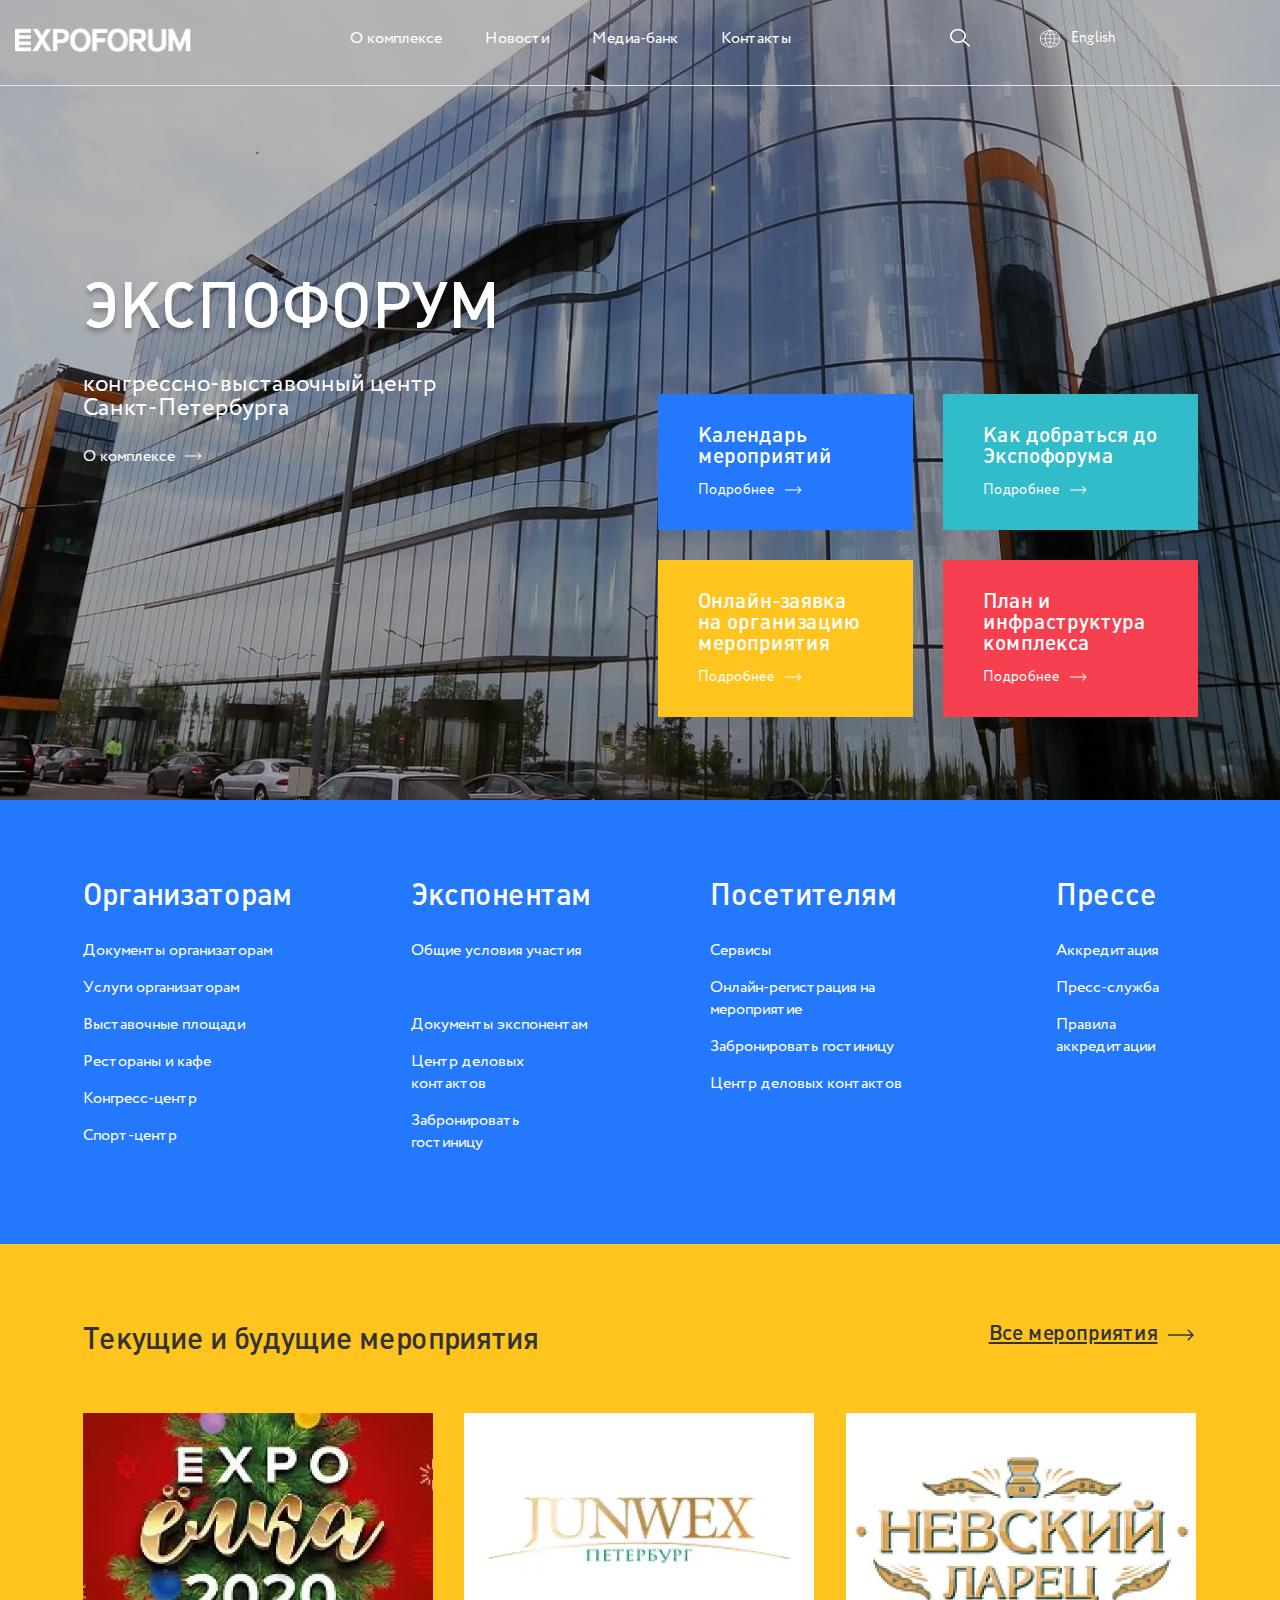
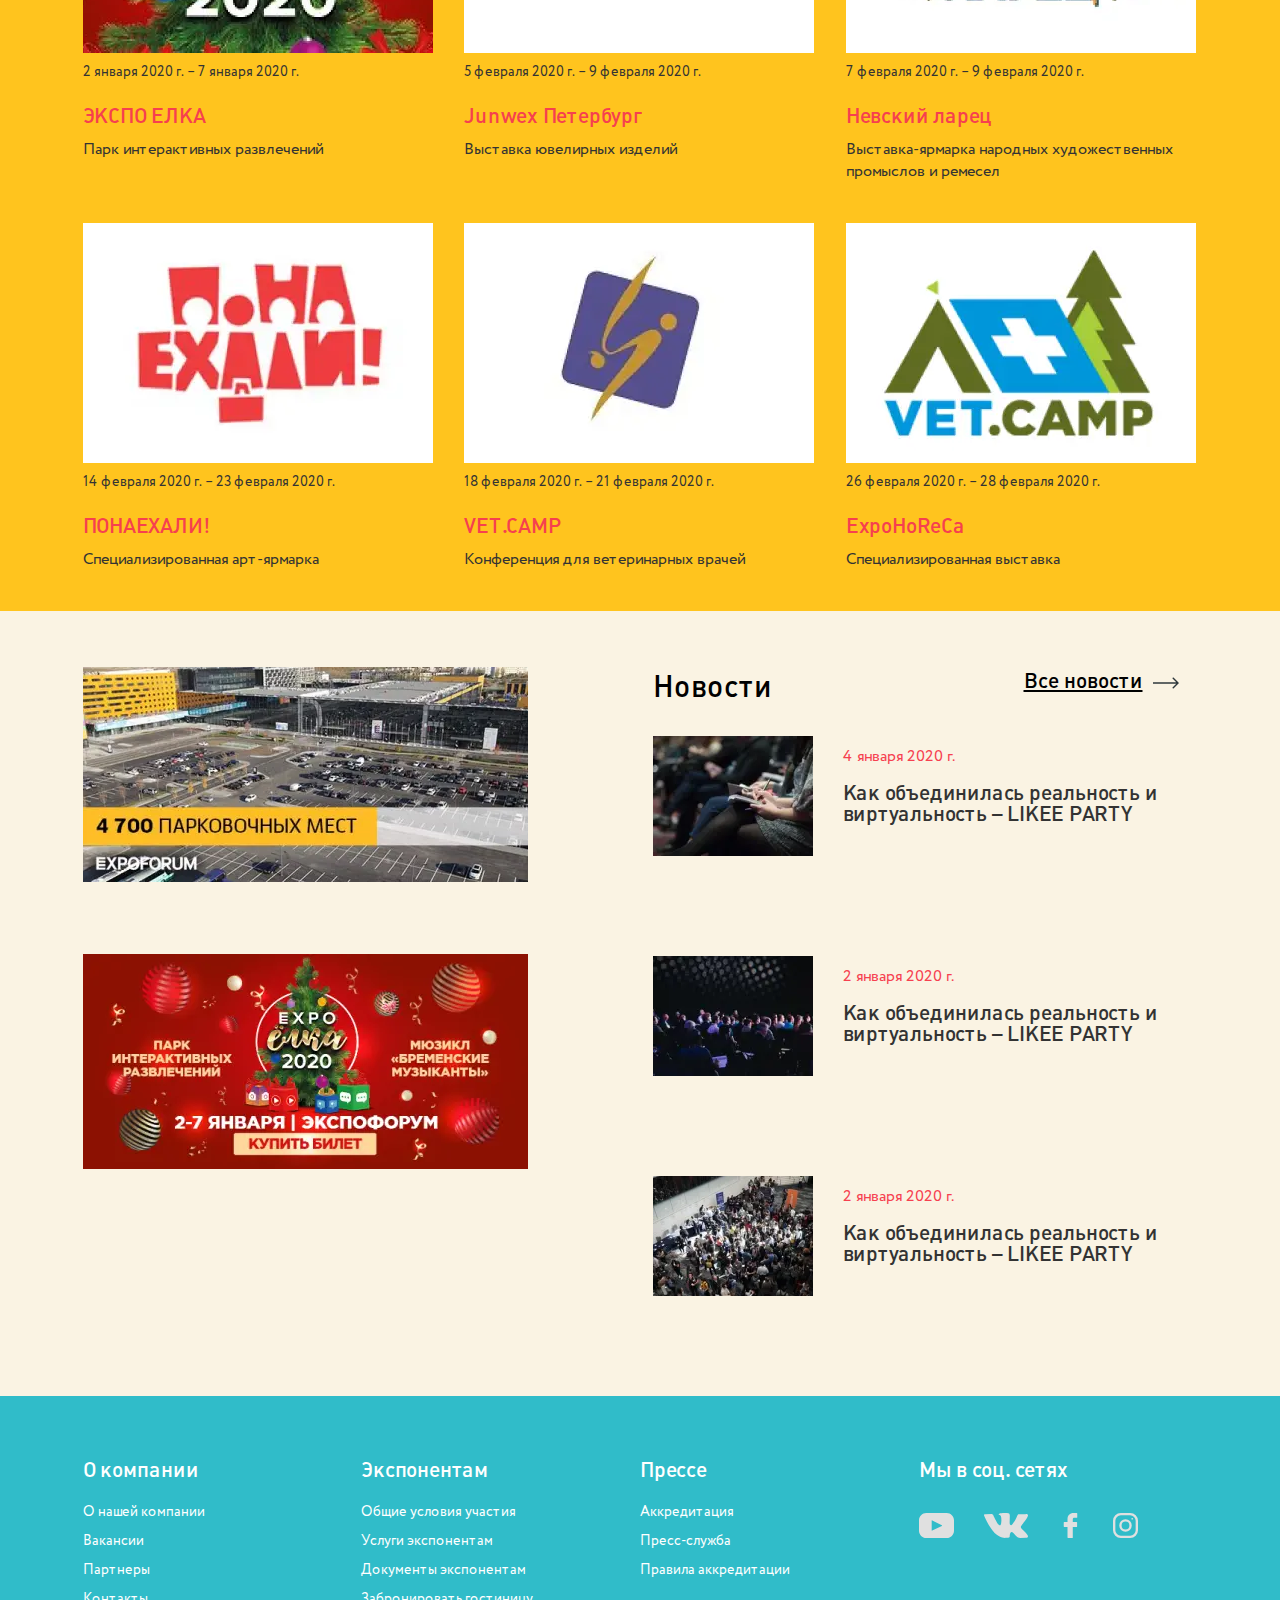
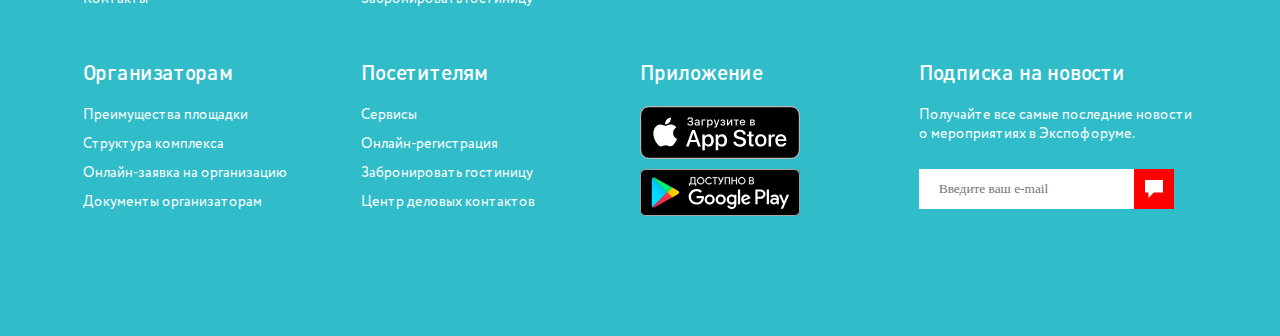
<file: index.html>
<!DOCTYPE html><html lang="ru"><head>    <meta charset="UTF-8">    <meta name="viewport" content="width=device-width, initial-scale=1.0">    <link rel="stylesheet" href="css/style.min.css">    <title>Expo</title></head><body>    <div class="wrapper">        <header class="header">    <div class="header__container">        <div class="header__inner">            <div class="header__logo" data-scroll="#intro">                <a href="#"><picture><source srcset="./img/logo.svg" type="image/webp"><img src="./img/logo.svg" alt=""></picture></a>            </div>            <nav class="header__nav">                <ul class="header__nav-menu">                    <li class="nav__link" data-scroll="#info"><a href="#">О комплексе</a></li>                    <li class="nav__link" data-scroll="#news"><a href="#">Новости</a></li>                    <li class="nav__link" data-scroll="#events"><a href="#">Медиа-банк</a></li>                    <li class="nav__link" data-scroll="#contact"><a href="#">Контакты</a></li>                </ul>            </nav>            <div class="search">                <div class="search__button">                    <a href="#"></a>                </div>                <div class="language">                    <ul class="language__column">                        <li class="search__button"><a href="#"><picture><source srcset="./img/Search.webp" type="image/webp"><img src="./img/Search.png" alt=""></picture></a></li>                        <li class="language__title"><a href="">English</a></li>                    </ul>                </div>            </div>            <div class="burger" id="burger-click">                <div class="burger__inner">                    <span></span>                    <span></span>                    <span></span>                </div>            </div>        </div>        <div class="search__menu">            <form class="search__form" action="">                <input class="search__input" type="search" placeholder="поиск..">                <input class="form__button" type="submit" name="search" id="search__button" value="найти">            </form>        </div>    </div>    <div class="burger__menu" id="burger__menu">        <ul class="burger__menu-list">            <li class="burger__link" data-scroll="#info"><a href=""></a> О комплексе</li>            <li class="burger__link" data-scroll="#news"><a href=""></a> Новости</li>            <li class="burger__link" data-scroll="#events"><a href=""></a> Медиа-банк</li>            <li class="burger__link" data-scroll="#contact"> Контакты</li>        </ul>    </div></header>        <main class="intro"  id="intro">            <div class="container">                <div class="intro__wrapper">                    <div class="intro__info">                        <div class="info__title">                            <h1> экспофорум</h1>                        </div>                        <div class="info__subtitle">                            <h2>конгрессно-выставочный центр                                Санкт-Петербурга</h2>                        </div>                        <div class="info__about">                            <div class="info__about-link"><a href="#">О комплексе</a> </div>                        </div>                    </div>                    <div class="intro__content">                        <div class="intro__content-column">                            <div class="content__item item-1">                                <div class="item__wrapper">                                    <div class="content__title">                                        Календарь мероприятий                                    </div>                                    <div class="content__more">                                        <a href="#"> Подробнее</a>                                       </div>                                </div>                            </div>                            <div class="content__item item-2">                                <div class="item__wrapper">                                    <div class="content__title">                                        Как добраться                                        до Экспофорума                                    </div>                                    <div class="content__more">                                        <a href="#">Подробнее</a>                                    </div>                                </div>                            </div>                            <div class="content__item item-3">                                <div class="item__wrapper">                                    <div class="content__title">                                        Онлайн-заявка                                        на организацию                                        мероприятия                                    </div>                                    <div class="content__more">                                        <a href="#">Подробнее</a>                                    </div>                                </div>                            </div>                            <div class="content__item item-4">                                <div class="item__wrapper">                                    <div class="content__title">                                        План                                        и инфраструктура                                        комплекса                                    </div>                                    <div class="content__more">                                        <a href="#">Подробнее</a>                                    </div>                                </div>                            </div>                        </div>                    </div>                </div>            </div>        </main>    </div>    <!-- info -->    <section class="section__info" id="info">        <div class="container">                <div class="info__column-wrapper">                    <div class="info__column-item">                        <div class="info__column-title">                            <h2>Организаторам</h2>                        </div>                        <ul class="info__link-list">                            <li class="info__link"><a href="#">Документы организаторам</a></li>                            <li class="info__link"><a href="#">Услуги организаторам</a></li>                            <li class="info__link"><a href="#">Выставочные площади</a></li>                            <li class="info__link"><a href="#">Рестораны и кафе</a></li>                            <li class="info__link"><a href="#">Конгресс-центр</a></li>                            <li class="info__link"><a href="#">Спорт-центр</a></li>                        </ul>                    </div>                    <div class="info__column-item">                        <div class="info__column-title">                            <h2>Экспонентам</h2>                        </div>                        <ul class="info__link-list">                            <li class="info__link link-info"><a href="#">Общие условия участия</a></li>                            <li class="info__link"><a href="#">Документы экспонентам</a></li>                            <li class="info__link"><a href="#">Центр деловых контактов</a></li>                            <li class="info__link"><a href="#">Забронировать гостиницу</a></li>                        </ul>                    </div>                    <div class="info__column-item">                        <div class="info__column-title">                            <h2>Посетителям</h2>                        </div>                        <ul class="info__link-list">                            <li class="info__link"><a href="#">Сервисы</a></li>                            <li class="info__link"><a href="#">Онлайн-регистрация на мероприятие </a></li>                            <li class="info__link"><a href="#">Забронировать гостиницу</a></li>                            <li class="info__link"><a href="#">Центр деловых контактов</a></li>                        </ul>                    </div>                    <div class="info__column-item">                        <div class="info__column-title">                            <h2>Прессе</h2>                        </div>                        <ul class="info__link-list">                            <li class="info__link"><a href="#">Аккредитация</a></li>                            <li class="info__link"><a href="#">Пресс-служба </a></li>                            <li class="info__link"><a href="#">Правила аккредитации</a></li>                        </ul>                    </div>                </div>                    </div>    </section>    <!-- events -->    <section class="events" id="events">        <div class="container">            <div class="events__header">                <div class="events__title">                    <h2>Текущие и будущие мероприятия</h2>                </div>                <div class="events__link">                    <a href="#"> Все мероприятия</a>                </div>            </div>            <div class="events__items">                <div class="events__item">                    <div class="events__item-img">                        <a href="#"><picture><source srcset="./img/events1.webp" type="image/webp"><img src="./img/events1.png" alt=""></picture></a>                    </div>                    <div class="events__item-data">                        2 января 2020 г. – 7 января 2020 г.                    </div>                    <div class="events__item-title">                        <h3>ЭКСПО ЕЛКА</h3>                    </div>                    <div class="events__item-subtitle">                        Парк интерактивных развлечений                    </div>                </div>                <div class="events__item">                    <div class="events__item-img">                        <a href="#"><picture><source srcset="./img/events2.webp" type="image/webp"><img src="./img/events2.png" alt=""></picture></a>                    </div>                    <div class="events__item-data">                        5 февраля 2020 г. – 9 февраля 2020 г.                    </div>                    <div class="events__item-title">                       <h3>Junwex Петербург</h3>                    </div>                    <div class="events__item-subtitle">                        Выставка ювелирных изделий                    </div>                </div>                <div class="events__item">                    <div class="events__item-img">                        <a href="#"><picture><source srcset="./img/events3.webp" type="image/webp"><img src="./img/events3.png" alt=""></picture></a>                    </div>                    <div class="events__item-data">                        7 февраля 2020 г. – 9 февраля 2020 г.                    </div>                    <div class="events__item-title">                        <h3>Невский ларец</h3>                    </div>                    <div class="events__item-subtitle">                        Выставка-ярмарка народных художественных                        промыслов и ремесел                    </div>                </div>                <div class="events__item">                    <div class="events__item-img">                        <a href="#"><picture><source srcset="./img/events4.webp" type="image/webp"><img src="./img/events4.png" alt=""></picture></a>                    </div>                    <div class="events__item-data">                        14 февраля 2020 г. – 23 февраля 2020 г.                    </div>                    <div class="events__item-title">                        <h3>ПОНАЕХАЛИ!</h3>                    </div>                    <div class="events__item-subtitle">                        Специализированная арт-ярмарка                    </div>                </div>                <div class="events__item">                    <div class="events__item-img">                        <a href="#"><picture><source srcset="./img/events5.webp" type="image/webp"><img src="./img/events5.png" alt=""></picture></a>                    </div>                    <div class="events__item-data">                        18 февраля 2020 г. – 21 февраля 2020 г.                    </div>                    <div class="events__item-title">                        <h3>VET.CAMP</h3>                    </div>                    <div class="events__item-subtitle">                        Конференция для ветеринарных врачей                    </div>                </div>                <div class="events__item">                    <div class="events__item-img">                        <a href="#"><picture><source srcset="./img/events6.webp" type="image/webp"><img src="./img/events6.png" alt=""></picture></a>                    </div>                    <div class="events__item-data">                        26 февраля 2020 г. – 28 февраля 2020 г.                    </div>                    <div class="events__item-title">                        <h3>ExpoHoReCa</h3>                    </div>                    <div class="events__item-subtitle">                        Специализированная выставка                    </div>                </div>            </div>        </div>    </section>    <!-- news -->    <section class="news" id="news">        <div class="container">            <div class="news__wrapper">                <div class="news__photo">                    <div class="photo__item">                        <a href="#"><picture><source srcset="./img/ad-1.webp" type="image/webp"><img src="./img/ad-1.png" alt=""></picture></a>                    </div>                    <div class="photo__item">                        <a href="#"><picture><source srcset="./img/ad-2.webp" type="image/webp"><img src="./img/ad-2.png" alt=""></picture></a>                    </div>                </div>                <div class="news__items">                    <div class="news__items-header">                        <div class="news__items-title">                            <h2>Новости</h2>                        </div>                        <div class="news__items-link">                            Все новости                        </div>                    </div>                    <div class="news__item">                        <div class="news__item-photo">                            <a href=""><picture><source srcset="./img/Rectangle1.webp" type="image/webp"><img src="./img/Rectangle1.png" alt=""></picture></a>                        </div>                        <div class="news__item-content">                            <div class="news__item-data">4 января 2020 г.</div>                            <div class="news__item-events">Как объединилась реальность и виртуальность – LIKEE PARTY                            </div>                        </div>                    </div>                    <div class="news__item">                        <div class="news__item-photo">                            <a href=""><picture><source srcset="./img/Rectangle2.webp" type="image/webp"><img src="./img/Rectangle2.png" alt=""></picture></a>                        </div>                        <div class="news__item-content">                            <div class="news__item-data">2 января 2020 г.</div>                            <div class="news__item-events">Как объединилась реальность и виртуальность – LIKEE PARTY                            </div>                        </div>                    </div>                    <div class="news__item">                        <div class="news__item-photo">                            <a href=""><picture><source srcset="./img/Rectangle3.webp" type="image/webp"><img src="./img/Rectangle3.png" alt=""></picture></a>                        </div>                        <div class="news__item-content">                            <div class="news__item-data">2 января 2020 г.</div>                            <div class="news__item-events">Как объединилась реальность и виртуальность – LIKEE PARTY                            </div>                        </div>                    </div>                </div>            </div>        </div>    </section>    <footer class="footer" id="contact">    <div class="container">        <div class="footer__items">            <div class="footer__item">                <div class="footer__item-title">                    О компании                </div>                <ul class="footer__item-list">                    <div class="footer__item-link"><a href="#">О нашей компании</a></div>                    <div class="footer__item-link"><a href="#">Вакансии</a></div>                    <div class="footer__item-link"><a href="#">Партнеры</a></div>                    <div class="footer__item-link"><a href="#">Контакты</a></div>                </ul>            </div>            <div class="footer__item">                <div class="footer__item-title">                    Экспонентам                </div>                <ul class="footer__item-list">                    <div class="footer__item-link"><a href="#">Общие условия участия</a></div>                    <div class="footer__item-link"><a href="#">Услуги экспонентам</a></div>                    <div class="footer__item-link"><a href="#">Документы экспонентам</a></div>                    <div class="footer__item-link"><a href="#">Забронировать гостиницу</a></div>                </ul>            </div>            <div class="footer__item">                <div class="footer__item-title">                    Прессе                </div>                <ul class="footer__item-list">                    <div class="footer__item-link"><a href="#">Аккредитация</a></div>                    <div class="footer__item-link"><a href="#">Пресс-служба</a></div>                    <div class="footer__item-link"><a href="#">Правила аккредитации</a></div>                </ul>            </div>            <div class="footer__item">                <div class="footer__item-title item-social">                    Мы в соц. сетях                </div>                <ul class="footer__item-list social-list">                    <div class="footer__item-link social-link"><a href=""><picture><source srcset="./img/Vector.svg" type="image/webp"><img src="./img/Vector.svg" alt=""></picture></a></div>                    <div class="footer__item-link social-link"><a href=""><picture><source srcset="./img/Group.svg" type="image/webp"><img src="./img/Group.svg" alt=""></picture></a></div>                    <div class="footer__item-link social-link"><a href=""><picture><source srcset="./img/facebook-logo.svg" type="image/webp"><img src="./img/facebook-logo.svg" alt=""></picture></a></div>                    <div class="footer__item-link social-link"><a href=""><picture><source srcset="./img/instagram.svg" type="image/webp"><img src="./img/instagram.svg" alt=""></picture></a></div>                </ul>            </div>            <div class="footer__item">                <div class="footer__item-title">                    Организаторам                </div>                <ul class="footer__item-list">                    <div class="footer__item-link"><a href="#">Преимущества площадки</a></div>                    <div class="footer__item-link"><a href="#">Структура комплекса</a></div>                    <div class="footer__item-link"><a href="#">Онлайн-заявка на организацию</a></div>                    <div class="footer__item-link"><a href="#">Документы организаторам</a></div>                </ul>            </div>            <div class="footer__item">                <div class="footer__item-title">                    Посетителям                </div>                <ul class="footer__item-list">                    <div class="footer__item-link"><a href="#">Сервисы</a></div>                    <div class="footer__item-link"><a href="#">Онлайн-регистрация</a></div>                    <div class="footer__item-link"><a href="#">Забронировать гостиницу</a></div>                    <div class="footer__item-link"><a href="#">Центр деловых контактов</a></div>                </ul>            </div>            <div class="footer__item">                <div class="footer__item-title">                     Приложение                </div>                <ul class="footer__item-list">                    <div class="footer__item-link"><a href=""><picture><source srcset="./img/Frame.svg" type="image/webp"><img src="./img/Frame.svg" alt=""></picture></a></div>                    <div class="footer__item-link"><a href=""><picture><source srcset="./img/Frame2.svg" type="image/webp"><img src="./img/Frame2.svg" alt=""></picture></a></div>                </ul>            </div>            <div class="footer__item">                <div class="footer__item-title">                    Подписка на новости                </div>                <div class="footer__item__subtitle">                    Получайте все самые последние новости о мероприятиях в Экспофоруме.                </div>                <div class="footer__item-input">                    <form class="form" action="#">                        <input class="input" placeholder="Введите ваш e-mail" type="text" name="mail" value="">                    </form>                        </div>            </div>        </div>    </div></footer>    <script src="https://ajax.googleapis.com/ajax/libs/jquery/3.5.1/jquery.min.js"></script>    <script src="js/script.min.js"></script></body></html>
</file>
<file: css/style.min.css>
@charset "UTF-8";@font-face{font-family:Circle-Regular;font-display:swap;src:url(../fonts/Circle-Regular.woff) format("woff"),url(../fonts/Circle-Regular.woff2) format("woff2");font-weight:400;font-style:normal}@font-face{font-family:plumb-medium;font-display:swap;src:url(../fonts/plumb-medium.woff) format("woff"),url(../fonts/plumb-medium.woff2) format("woff2");font-weight:400;font-style:normal}*{padding:0;margin:0;border:0}*,:after,:before{-webkit-box-sizing:border-box;box-sizing:border-box}:active,:focus{outline:0}a:active,a:focus{outline:0}aside,footer,header,nav{display:block}body,html{height:100%;width:100%;font-size:100%;line-height:1;font-size:14px;-ms-text-size-adjust:100%;-moz-text-size-adjust:100%;-webkit-text-size-adjust:100%}button,input,textarea{font-family:inherit}input::-ms-clear{display:none}button{cursor:pointer}button::-moz-focus-inner{padding:0;border:0}a,a:visited{text-decoration:none}a:hover{text-decoration:none}ul li{list-style:none}img{vertical-align:top}h1,h2,h3,h4,h5,h6{font-size:inherit;font-weight:400}.header{top:0;left:0;right:0;z-index:1000;position:absolute;padding:28px 0 33px 0;border-bottom:1px solid #e5e5e5;max-height:86px}.header--fixed{background-color:#a4a4a4;position:fixed;top:0;right:0;z-index:1000;left:0;-webkit-box-shadow:0 3px 5px rgba(0,0,0,.2);box-shadow:0 3px 5px rgba(0,0,0,.2);-webkit-transform:translate3d(0,0,0);transform:translate3d(0,0,0);padding:25px 0}.header__container{width:100%;max-width:1590px;margin:0 auto;padding:0 15px}.header__inner{display:-webkit-box;display:-ms-flexbox;display:flex;-webkit-box-pack:justify;-ms-flex-pack:justify;justify-content:space-between;position:relative}.header__nav{margin:0 10px}.header__nav-menu{display:-webkit-box;display:-ms-flexbox;display:flex;-webkit-box-pack:justify;-ms-flex-pack:justify;justify-content:space-between}.nav__link{padding-right:43px}.nav__link:last-child{padding:0}.nav__link a{font-weight:400;color:#fff;font-size:16px;line-height:21.6px;font-family:Circle-Regular;text-align:center}.nav__link a:hover{color:#ffc41e;-webkit-text-decoration-line:underline;text-decoration-line:underline}.language__column{display:-webkit-box;display:-ms-flexbox;display:flex;-webkit-box-pack:justify;-ms-flex-pack:justify;justify-content:space-between}.search__button{margin-right:70px}.language__title{padding-left:31px;background:url(../img/Globe.png) left no-repeat;cursor:pointer}.language__title a{line-height:21px;font-family:Circle-Regular;font-family:16px;color:#fff;font-weight:400;top:30%}.language__title a:hover{color:#ffc41e;-webkit-text-decoration-line:underline;text-decoration-line:underline}.burger:focus{outline:0}.burger__inner{display:none}.burger__inner.active span{display:none}.burger__inner.active::before{-webkit-transform-origin:left top;-ms-transform-origin:left top;transform-origin:left top;-webkit-transform:rotate(45deg) translateX(-2px);-ms-transform:rotate(45deg) translateX(-2px);transform:rotate(45deg) translateX(-2px)}.burger__inner.active::after{-webkit-transform-origin:left top;-ms-transform-origin:left top;transform-origin:left top;-webkit-transform:rotate(-45deg) translateX(-5px);-ms-transform:rotate(-45deg) translateX(-5px);transform:rotate(-45deg) translateX(-5px)}.burger__menu{position:absolute;left:-100%;-webkit-transition:.9s;-o-transition:.9s;transition:.9s;top:100%}.burger__menu.active{top:100%;width:100%;height:100%;left:0;-webkit-transition:.9s;-o-transition:.9s;transition:.9s;text-align:center}.burger__menu-link{padding-top:3px}.burger__menu-link a{z-index:5000;font-weight:400;color:#fff;font-size:16px;line-height:21.6px;font-family:Circle-Regular;text-align:center}.burger__menu-link a:hover{color:#ffc41e;-webkit-text-decoration-line:underline;text-decoration-line:underline}.burger__link{font-weight:400;color:#fff;padding:5px 0;font-size:16px;line-height:21.6px;font-family:Circle-Regular;background-color:#a4a4a4;padding-left:20px}.burger__link:hover{color:#ffc41e;-webkit-text-decoration-line:underline;text-decoration-line:underline}.search__menu{position:absolute;left:-100%;-webkit-transition:.9s;-o-transition:.9s;transition:.9s;top:100%}.search__menu.active{-webkit-transition:.9s;-o-transition:.9s;transition:.9s;padding-top:20px;left:0;background-color:#a4a4a4;width:100%;height:100%;margin:0 auto}.search__form{text-align:center}.search__input{padding:10px}.form__button{padding:10px}.footer{background-color:#30bcc9}.footer__items{display:-webkit-box;display:-ms-flexbox;display:flex;-ms-flex-wrap:wrap;flex-wrap:wrap;padding:60px 0 70px 0}.footer__item{-webkit-box-flex:0;-ms-flex:0 1 25%;flex:0 1 25%;margin-bottom:40px}.footer__item-title{font-family:plumb-medium;font-weight:500;font-size:21px;line-height:27px;color:#fff;letter-spacing:-.01em;margin-bottom:20px}.footer__item-link{font-family:Circle-Regular;font-weight:400;font-size:14px;line-height:19px;margin-bottom:10px}.footer__item-link a{color:#fff}.footer__item-link a:hover{color:#ffc41e;-webkit-text-decoration-line:underline;text-decoration-line:underline}.footer__item__subtitle{font-family:Circle-Regular;font-weight:400;font-size:14px;line-height:19px;color:#fff;margin-bottom:25px}.item-social{margin-bottom:30px}.social-list{display:-webkit-box;display:-ms-flexbox;display:flex}.social-link{margin-right:30px}.social-link:last-child{margin:0}.footer__item-input{max-width:255px}.form{position:relative}.form::before{content:"";width:40px;height:40px;background:red url(../img/input.svg) center no-repeat;position:absolute;right:0;top:0}.input{height:40px;padding-left:20px;width:100%}.container{width:100%;max-width:1145px;margin:0 auto;padding:0 15px}.intro{width:100%;height:100%;position:relative;min-height:800px;padding-top:90px;background-image:url(../img/intro.jpg);background-repeat:no-repeat;background-position:center;background-size:cover}.intro__wrapper{display:-webkit-box;display:-ms-flexbox;display:flex;-webkit-box-pack:justify;-ms-flex-pack:justify;justify-content:space-between}.intro__info{font-family:plumb-medium;max-width:420px;padding-top:184px;margin-right:30px}.info__title{font-weight:700;text-transform:uppercase;font-size:64px;color:#fff;text-shadow:0 4px 4px rgba(0,0,0,.25);padding-bottom:35px}.info__subtitle{font-family:Circle-Regular;font-size:24px;color:#fff;padding-bottom:25px}.info__about-link{position:relative;display:inline-block;-webkit-box-align:center;-ms-flex-align:center;align-items:center}.info__about-link a{font-family:Circle-Regular;font-size:16px;line-height:22px;color:#fff;padding-right:30px}.info__about-link a::before{content:"";position:absolute;background:url(../img/Arrow.svg) 0 0 no-repeat;width:20px;height:20px;top:25%;right:0}.intro__content{max-width:540px;padding-top:304px}.intro__content-column{display:-webkit-box;display:-ms-flexbox;display:flex;-ms-flex-wrap:wrap;flex-wrap:wrap}.content__item{width:255px}.content__item.item-1{background-color:#2378fc;margin-right:30px;margin-bottom:30px}.content__item.item-2{background-color:#30bcc9;margin-bottom:30px}.content__item.item-3{background-color:#ffc41e;margin-right:30px}.content__item.item-4{background-color:#f6404f}.content__item:hover{-webkit-transform:scale(1.05);-ms-transform:scale(1.05);transform:scale(1.05);-webkit-transition-duration:1s;-o-transition-duration:1s;transition-duration:1s}.item__wrapper{padding:30px 40px;width:175px;width:100%}.content__title{font-family:plumb-medium;font-weight:500;font-size:21px;color:#fff;padding-bottom:15px}.content__more{position:relative;display:inline-block}.content__more a{font-family:Circle-Regular;font-weight:400;font-size:14px;line-height:19px;color:#fff;padding-right:30px}.content__more a::before{content:"";position:absolute;background:url(../img/Arrow.svg) 0 0 no-repeat;width:20px;height:20px;top:25%;right:0}.section__info{background-color:#2378fc}.info__column-wrapper{display:-webkit-box;display:-ms-flexbox;display:flex;padding:75px 0}.info__column-item{margin-right:119px}.info__column-item:last-child{margin:0}.info__column-title{font-family:plumb-medium;font-weight:500;font-size:30px;color:#fff;line-height:39px;padding-bottom:26px}.info__link{padding-bottom:15px}.info__link a{font-family:Circle-Regular;font-size:16px;color:#fff;line-height:22px}.info__link a:hover{color:#ffc41e;-webkit-text-decoration-line:underline;text-decoration-line:underline}.link-info{padding-bottom:52px}.events{background-color:#ffc41e}.events__header{display:-webkit-box;display:-ms-flexbox;display:flex;-webkit-box-pack:justify;-ms-flex-pack:justify;justify-content:space-between;padding:75px 0 55px 0}.events__title{font-family:plumb-medium;font-weight:500;font-size:30px;line-height:39px;color:#333;letter-spacing:-.01em;margin-right:15px}.events__link{position:relative;display:inline-block}.events__link a{font-family:plumb-medium;font-weight:500;font-size:21px;line-height:27px;text-decoration:underline;color:#333;letter-spacing:-.01em;padding-right:40px}.events__link a::before{content:"";position:absolute;background:url(../img/Arrow-png.png) 0 0 no-repeat;width:30px;height:20px;top:25%;right:0}.events__items{display:-webkit-box;display:-ms-flexbox;display:flex;-ms-flex-wrap:wrap;flex-wrap:wrap}.events__item{-webkit-box-flex:1;-ms-flex:1 0 31%;flex:1 0 31%;padding-bottom:40px;margin-right:30px}.events__item:nth-child(3n){margin:0}.events__item-img{min-width:300px}.events__item-img a{display:inline-block}.events__item-img a img{max-width:100%}.events__item-data{font-family:Circle-Regular;font-size:14px;line-height:19px;color:#333;font-weight:400;padding:10px 0 20px 0}.events__item-title{font-family:plumb-medium;font-weight:500;font-size:21px;line-height:27px;letter-spacing:-.01em;color:#f6404f;padding-bottom:10px}.events__item-subtitle{font-family:Circle-Regular;font-weight:400;font-size:16px;line-height:22px;color:#333}.news{background-color:#faf3e3}.news__wrapper{display:-webkit-box;display:-ms-flexbox;display:flex}.news__photo{margin-right:125px}.news__photo a{display:inline-block}.news__photo a img{min-width:200px;max-width:100%}.photo__item{padding:56px 0 72px 0;max-width:100%}.photo__item:last-child{padding:0}.news__items{padding-top:56px}.news__items-header{display:-webkit-box;display:-ms-flexbox;display:flex;-webkit-box-pack:justify;-ms-flex-pack:justify;justify-content:space-between;padding-bottom:30px}.news__items-title{font-family:plumb-medium;font-weight:500;font-size:30px;line-height:39px}.news__items-link{position:relative;font-family:plumb-medium;font-weight:500;font-size:21px;line-height:27px;text-decoration:underline;padding-right:40px}.news__items-link::before{content:"";position:absolute;background:url(../img/Arrow-png.png) 0 0 no-repeat;width:30px;height:20px;top:25%;right:0}.news__item{display:-webkit-box;display:-ms-flexbox;display:flex;max-width:530px;margin-bottom:100px}.news__item-content{padding-left:30px}.news__item-data{font-family:Circle-Regular;font-size:16px;font-weight:4;line-height:22px;color:#f6404f;padding-bottom:14px;padding-top:10px}.news__item-events{font-family:plumb-medium;font-weight:500;font-size:21px;line-height:21px;color:#333;letter-spacing:-.01em}@media (max-width:1150px){.intro__wrapper{-webkit-box-orient:vertical;-webkit-box-direction:normal;-ms-flex-direction:column;flex-direction:column}.intro__info{padding-top:70px;margin-right:0;padding-left:30px}.intro__content{padding-top:55px;margin:0 auto}.info__column-item{margin-right:50px}.events__items{-webkit-box-pack:center;-ms-flex-pack:center;justify-content:center}.events__item{-webkit-box-flex:0;-ms-flex:0 1 25%;flex:0 1 25%;padding-bottom:30px}}@media (max-width:992px){.nav__link{padding-right:25px}.search__button{margin-right:25px}.footer__item{-webkit-box-flex:0;-ms-flex:0 1 33.333%;flex:0 1 33.333%}.footer__item{-webkit-box-flex:0;-ms-flex:0 1 50%;flex:0 1 50%}.info__column-wrapper{display:-webkit-box;display:-ms-flexbox;display:flex;-ms-flex-wrap:wrap;flex-wrap:wrap;-webkit-box-pack:center;-ms-flex-pack:center;justify-content:center;padding:50px 0}.info__column-item{-ms-flex-preferred-size:33.333%;flex-basis:33.333%}.info__column-item:nth-child(2){margin:0}.info__column-item:nth-child(-n+2){padding-top:25px}.events__header{padding:30px 0 30px 15px}.events__item:nth-child(3n){margin-right:30px}.news__wrapper{display:block}.news__item{-webkit-box-orient:vertical;-webkit-box-direction:normal;-ms-flex-direction:column;flex-direction:column;margin-bottom:35px}.news__item:last-child{margin-bottom:0;padding-bottom:35px}}@media (max-width:922px){.events__title{font-size:25px}}@media (max-width:768px){.header__nav{display:none}.search{display:none}.burger__inner{display:block;position:relative;width:30px;height:18px;cursor:pointer;z-index:5}.burger__inner span{position:absolute;background-color:#fff;left:0;width:100%;height:2px;top:8px}.burger__inner::after,.burger__inner::before{content:"";position:absolute;background-color:#fff;width:100%;height:2px;left:0;-webkit-transition:-webkit-transform .4s linear;transition:-webkit-transform .4s linear;-o-transition:transform .4s linear;transition:transform .4s linear;transition:transform .4s linear,-webkit-transform .4s linear}.burger__inner::before{top:0}.burger__inner::after{bottom:0}.footer__item:nth-child(-n+2){padding-top:20px}.events__header{padding:73px 0 30px 15px}.events__item:nth-child(2n){margin:0}.photo__item{padding:85px 0 35px 0}}@media (max-width:720px){.events__title{font-size:20px}.events__link a{font-size:15px}}@media (max-width:570px){.footer__items{padding:30px 0 30px 0}.footer__item{-webkit-box-flex:0;-ms-flex:0 1 100%;flex:0 1 100%;text-align:center;margin-bottom:25px}.footer__item:nth-child(1){padding-top:42px}.social-list{-webkit-box-pack:center;-ms-flex-pack:center;justify-content:center}.footer__item-input{margin:0 auto}.intro__info{padding-top:35px;padding-left:0;text-align:center}.info__title{font-size:50px}.info__title{font-size:50px}.intro__content{padding-top:30px;padding-bottom:20px}.content__item.item-1{margin:0 auto;margin-bottom:15px}.content__item.item-2{margin:0 auto;margin-bottom:15px}.content__item.item-3{margin:0 auto;margin-bottom:15px}.content__item.item-4{margin:0 auto;margin-bottom:15px}.info__column-wrapper{padding:20px 0}.info__column-item{-ms-flex-preferred-size:100%;flex-basis:100%;margin:0;text-align:center}.info__column-item:nth-child(1){padding-top:53px}.info__column-item:nth-child(2){padding-top:0}.info__column-title{padding-bottom:15px}.link-info{padding:15px}.events__header{display:block}.events__title{margin-bottom:15px}.events__item{margin:0}.events__item:nth-child(3n){margin:0}.news__photo{margin:0}.news__items{padding-top:20px}.news__items-header{-webkit-box-align:center;-ms-flex-align:center;align-items:center}.news__items-title{font-size:25px}.news__items-link{font-size:18px}.news__item{-webkit-box-orient:vertical;-webkit-box-direction:normal;-ms-flex-direction:column;flex-direction:column;margin-bottom:35px}.news__item-photo{text-align:center}.news__item-data{text-align:center}}@media (max-width:400px){.info__title{font-size:40px}.news__items-header{-webkit-box-orient:vertical;-webkit-box-direction:normal;-ms-flex-direction:column;flex-direction:column}.news__item-events{text-align:center;font-size:15px}}.webp .language__title{background:url(../img/Globe.webp) left no-repeat}.webp .intro{background-image:url(../img/intro.webp)}.webp .events__link a::before{background:url(../img/Arrow-png.webp) 0 0 no-repeat}.webp .news__items-link::before{background:url(../img/Arrow-png.webp) 0 0 no-repeat}
</file>
